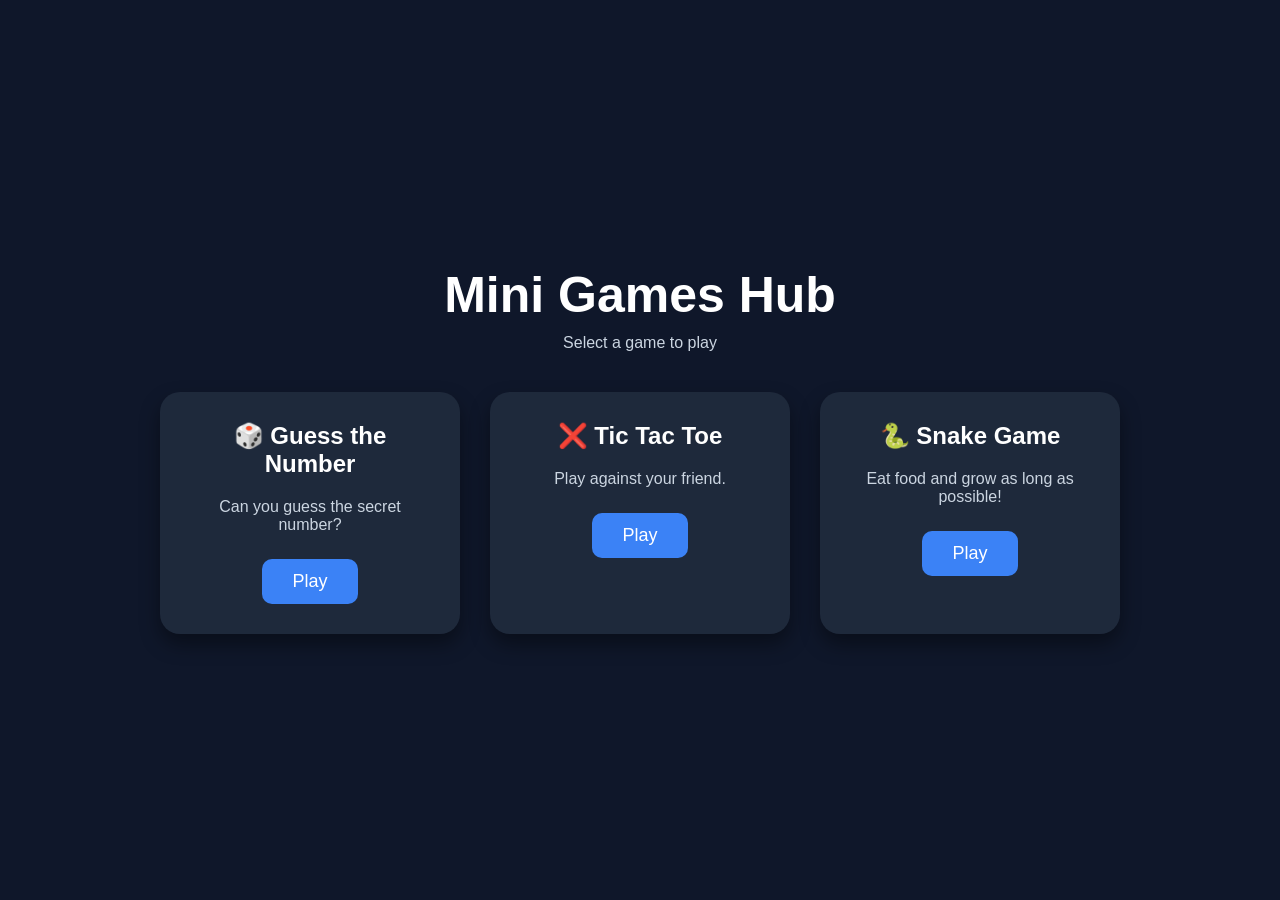
<file: index.html>
<!DOCTYPE html>
<html lang="en">
<head>
    <meta charset="UTF-8">
    <meta name="viewport" content="width=device-width, initial-scale=1.0">
    <title>Mini Games Hub</title>
    <link rel="stylesheet" href="style.css">
</head>
<body>

<div class="container">
    <h1> Mini Games Hub</h1>
    <p>Select a game to play</p>

    <div class="games">

        <div class="card">
            <h2>🎲 Guess the Number</h2>
            <p>Can you guess the secret number?</p>
            <a href="guess.html">
                <button>Play</button>
            </a>
        </div>

        <div class="card">
            <h2>❌ Tic Tac Toe</h2>
            <p>Play against your friend.</p>
            <a href="tictactoe.html">
                <button>Play</button>
            </a>
        </div>

        <div class="card">
            <h2>🐍 Snake Game</h2>
            <p>Eat food and grow as long as possible!</p>
            <a href="snake.html">
                <button>Play</button>
            </a>
        </div>

    </div>
</div>

<script src="script.js"></script>

</body>
</html>
</file>
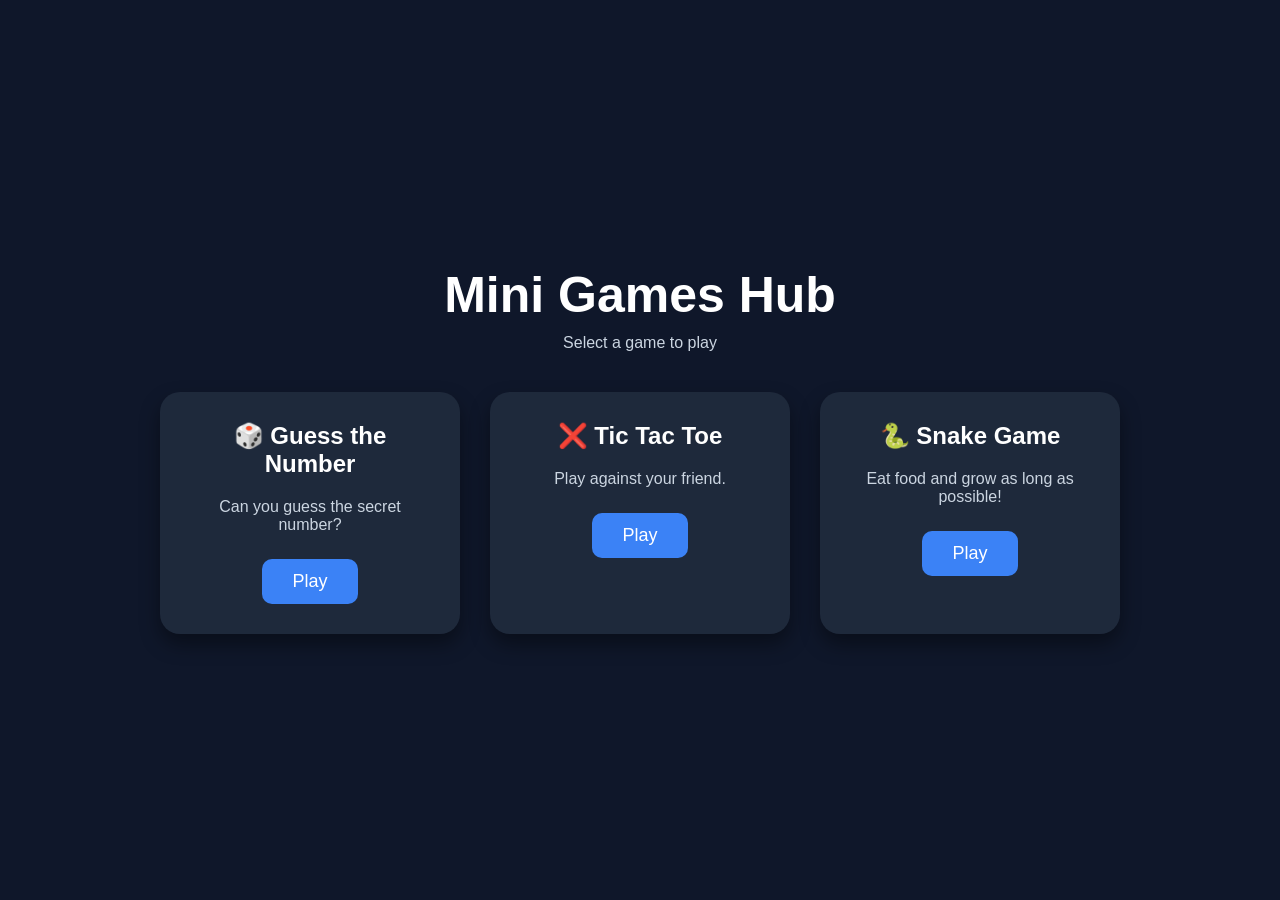
<file: Minigame/index.html>
<!DOCTYPE html>
<html lang="en">
<head>
    <meta charset="UTF-8">
    <meta name="viewport" content="width=device-width, initial-scale=1.0">
    <title>Mini Games Hub</title>
    <link rel="stylesheet" href="style.css">
</head>
<body>

<div class="container">
    <h1> Mini Games Hub</h1>
    <p>Select a game to play</p>

    <div class="games">

        <div class="card">
            <h2>🎲 Guess the Number</h2>
            <p>Can you guess the secret number?</p>
            <a href="guess.html">
                <button>Play</button>
            </a>
        </div>

        <div class="card">
            <h2>❌ Tic Tac Toe</h2>
            <p>Play against your friend.</p>
            <a href="tictactoe.html">
                <button>Play</button>
            </a>
        </div>

        <div class="card">
            <h2>🐍 Snake Game</h2>
            <p>Eat food and grow as long as possible!</p>
            <a href="snake.html">
                <button>Play</button>
            </a>
        </div>

    </div>
</div>

<script src="script.js"></script>

</body>
</html>
</file>
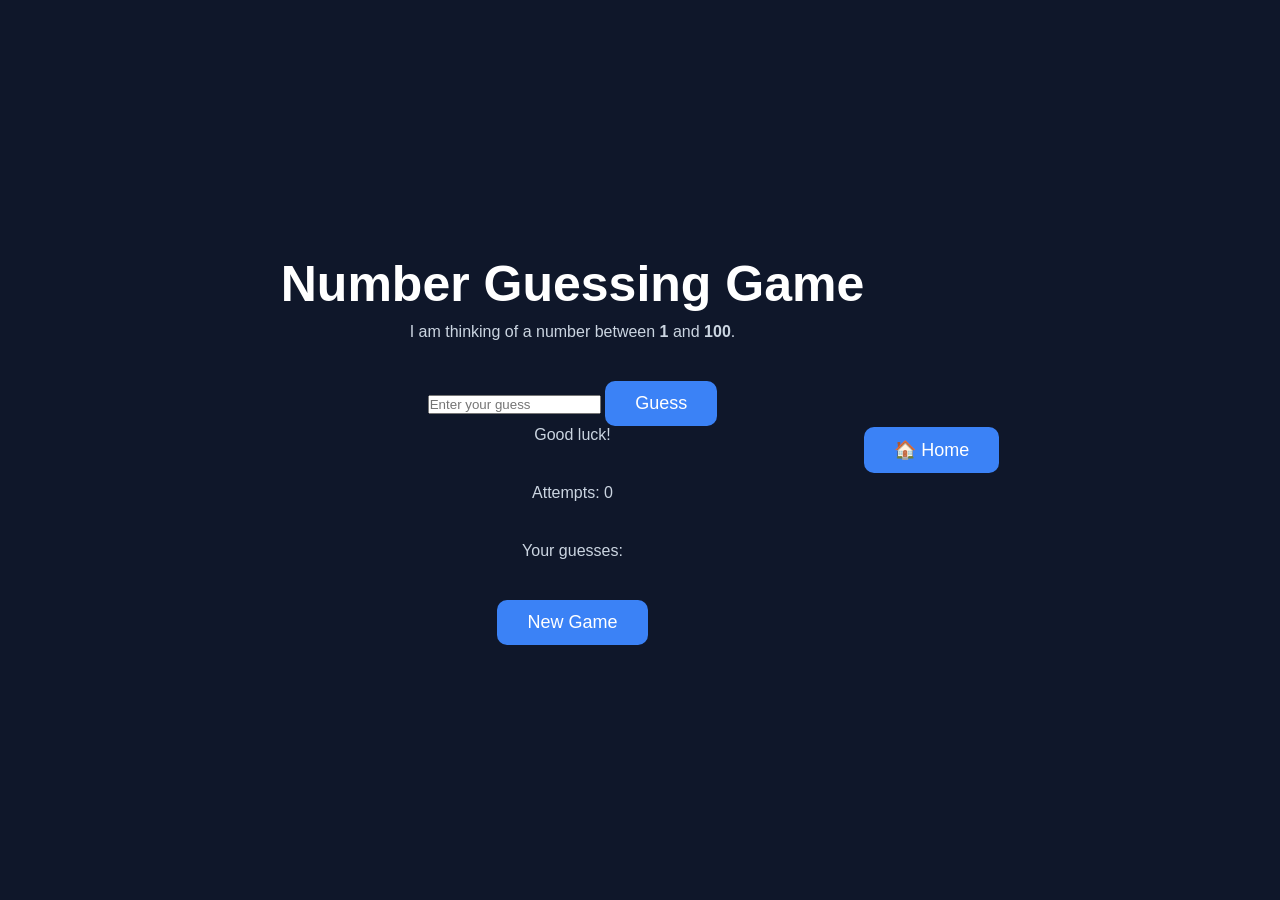
<file: guess.html>
<!DOCTYPE html>
<html lang="en">
<head>
    <meta charset="UTF-8">
    <meta name="viewport" content="width=device-width, initial-scale=1.0">
    <title>Number Guessing Game</title>
    <link rel="stylesheet" href="style.css">
</head>

<body>

<div class="container">

    <h1> Number Guessing Game</h1>

    <p>I am thinking of a number between <b>1</b> and <b>100</b>.</p>

    <input type="number" id="guessInput" placeholder="Enter your guess">

    <button onclick="checkGuess()">Guess</button>

    <p id="message">Good luck!</p>

    <p>Attempts: <span id="attempts">0</span></p>

    <!-- Added this to show all guesses -->
    <p id="guesses">Your guesses: </p>

    <button onclick="restartGame()">New Game</button>

</div>
<div class="buttons">
        
        <a href="index.html">
            <button>🏠 Home</button>
        </a>
    </div>
</div>

<script src="guess.js"></script>

</body>
</html>
</file>
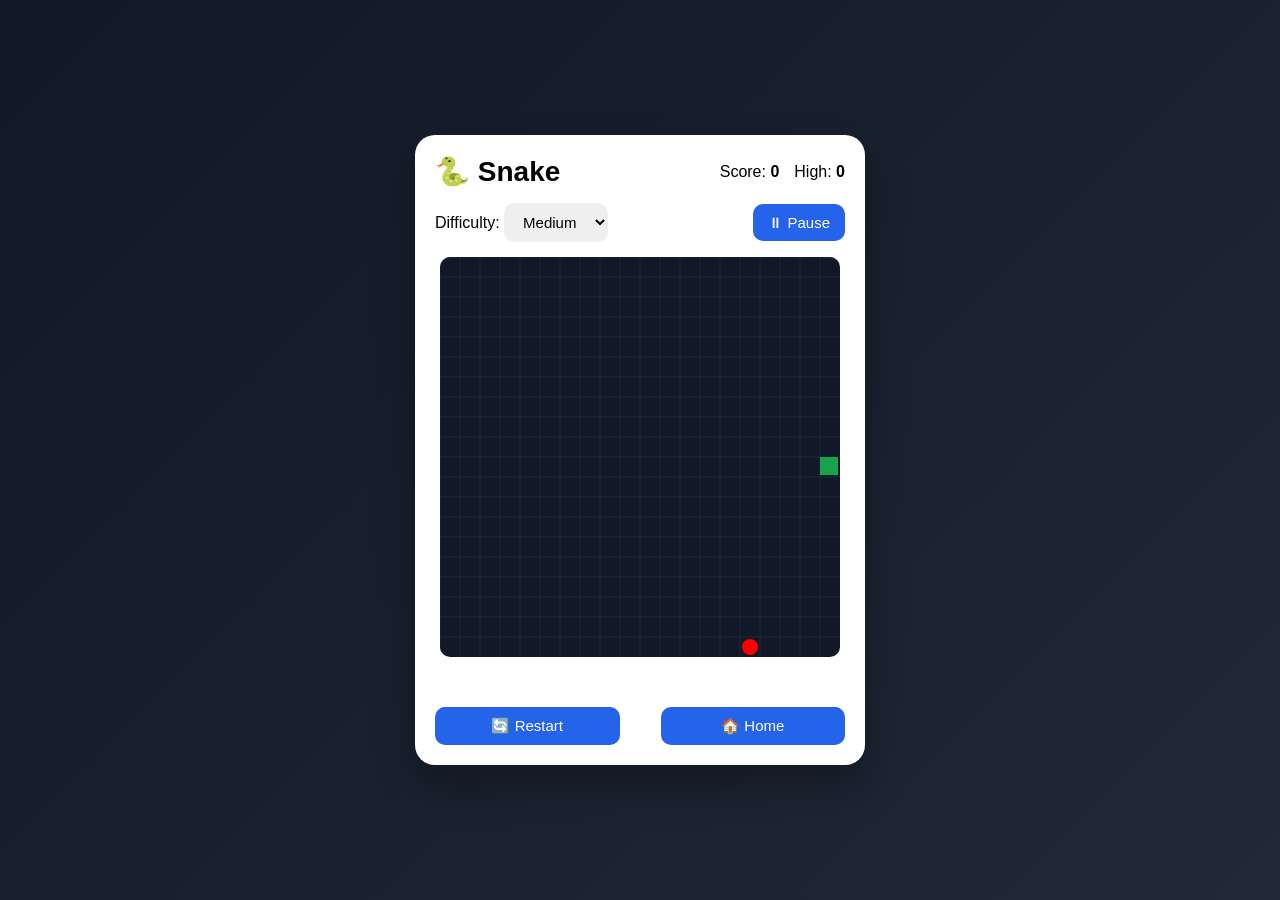
<file: snake.html>
<!DOCTYPE html>
<html lang="en">

<head>
    <meta charset="UTF-8">
    <meta name="viewport" content="width=device-width, initial-scale=1.0">

    <title>Snake Game</title>

    <link rel="stylesheet" href="snake.css">
</head>


<body>

<div class="mobile-controls">
    <button id="upBtn">⬆️</button>

    <div>
        <button id="leftBtn">⬅️</button>
        <button id="downBtn">⬇️</button>
        <button id="rightBtn">➡️</button>
    </div>
</div>

<div class="game-container">


    <header>

        <h1>🐍 Snake</h1>

        <div class="stats">

            <span>
                Score:
                <b id="score">0</b>
            </span>


            <span>
                High:
                <b id="highScore">0</b>
            </span>

        </div>

    </header>



    <div class="controls">


        <label>
            Difficulty:

            <select id="difficulty">

                <option value="easy">
                    Easy
                </option>


                <option value="medium" selected>
                    Medium
                </option>


                <option value="hard">
                    Hard
                </option>


            </select>


        </label>


        <button id="pauseBtn">
            ⏸ Pause
        </button>


    </div>
    



    <canvas id="gameCanvas"
        width="400"
        height="400">
    </canvas>



    <div id="message">

    </div>



    <footer>


        <button id="restartBtn">
            🔄 Restart
        </button>


        <button id="homeBtn">
            🏠 Home
        </button>


    </footer>



</div>



<script src="snake.js"></script>

</body>

</html>
</file>
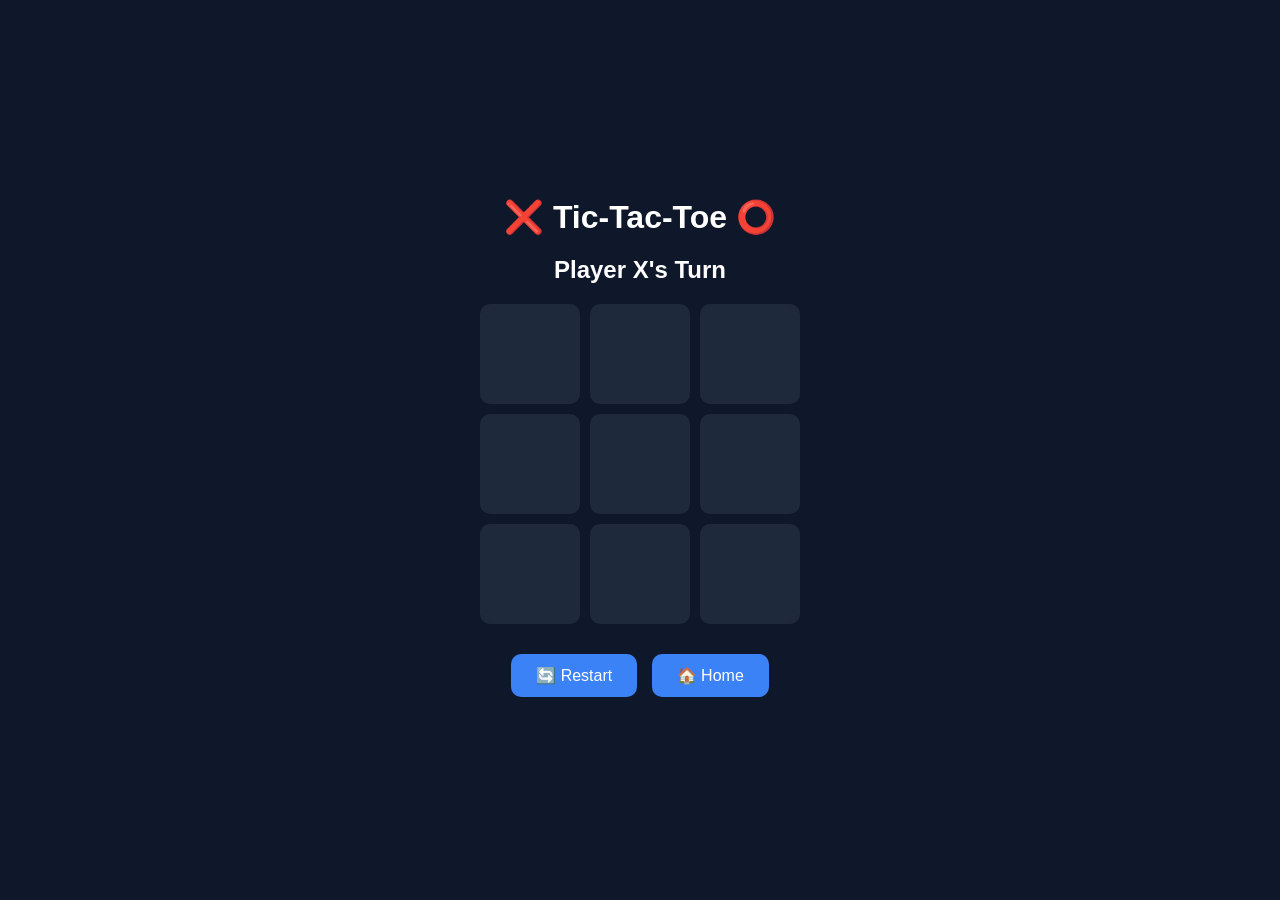
<file: tictactoe.html>
<!DOCTYPE html>
<html lang="en">
<head>
    <meta charset="UTF-8">
    <meta name="viewport" content="width=device-width, initial-scale=1.0">
    <title>Tic-Tac-Toe</title>
    <link rel="stylesheet" href="tictactoe.css">
</head>
<body>

<div class="container">
    <h1>❌ Tic-Tac-Toe ⭕</h1>

    <h2 id="status">Player X's Turn</h2>

    <div class="board">
        <button class="cell" data-index="0"></button>
        <button class="cell" data-index="1"></button>
        <button class="cell" data-index="2"></button>
        <button class="cell" data-index="3"></button>
        <button class="cell" data-index="4"></button>
        <button class="cell" data-index="5"></button>
        <button class="cell" data-index="6"></button>
        <button class="cell" data-index="7"></button>
        <button class="cell" data-index="8"></button>
    </div>

    <div class="buttons">
        <button onclick="restartGame()">🔄 Restart</button>
        <a href="index.html">
            <button>🏠 Home</button>
        </a>
    </div>
</div>

<script src="tictactoe.js"></script>

</body>
</html>
</file>
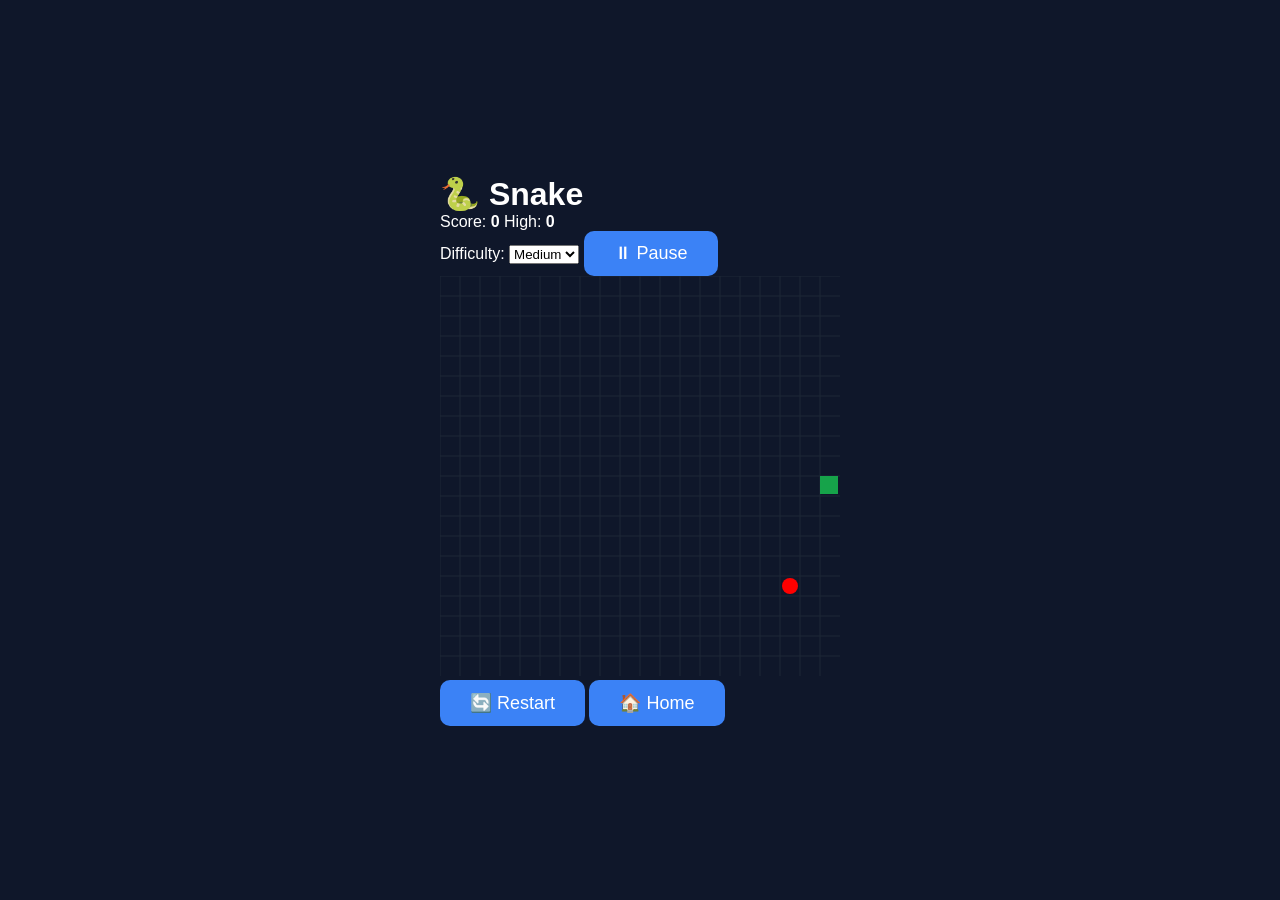
<file: Minigame/snake.html>
<!DOCTYPE html>
<html lang="en">

<head>
    <meta charset="UTF-8">
    <meta name="viewport" content="width=device-width, initial-scale=1.0">

    <title>Snake Game</title>

    <link rel="stylesheet" href="style.css">
</head>


<body>


<div class="game-container">


    <header>

        <h1>🐍 Snake</h1>

        <div class="stats">

            <span>
                Score:
                <b id="score">0</b>
            </span>


            <span>
                High:
                <b id="highScore">0</b>
            </span>

        </div>

    </header>



    <div class="controls">


        <label>
            Difficulty:

            <select id="difficulty">

                <option value="easy">
                    Easy
                </option>


                <option value="medium" selected>
                    Medium
                </option>


                <option value="hard">
                    Hard
                </option>


            </select>


        </label>


        <button id="pauseBtn">
            ⏸ Pause
        </button>


    </div>



    <canvas id="gameCanvas"
        width="400"
        height="400">
    </canvas>



    <div id="message">

    </div>



    <footer>


        <button id="restartBtn">
            🔄 Restart
        </button>


        <button id="homeBtn">
            🏠 Home
        </button>


    </footer>



</div>



<script src="snake.js"></script>

</body>

</html>
</file>
<file: style.css>
*{
    margin:0;
    padding:0;
    box-sizing:border-box;
    font-family:Arial, Helvetica, sans-serif;
}

body{
    background:#0f172a;
    display:flex;
    justify-content:center;
    align-items:center;
    height:100vh;
    color:white;
}

.container{
    text-align:center;
}

.container h1{
    font-size:50px;
    margin-bottom:10px;
}

.container p{
    margin-bottom:40px;
    color:#cbd5e1;
}

.games{
    display:flex;
    gap:30px;
    justify-content:center;
    flex-wrap:wrap;
}

.card{
    background:#1e293b;
    width:300px;
    padding:30px;
    border-radius:20px;
    box-shadow:0 10px 20px rgba(0,0,0,.4);
    transition:.3s;
}

.card:hover{
    transform:translateY(-8px);
}

.card h2{
    margin-bottom:20px;
}

.card p{
    margin-bottom:25px;
}

button{
    background:#3b82f6;
    color:white;
    border:none;
    padding:12px 30px;
    font-size:18px;
    border-radius:10px;
    cursor:pointer;
    transition:.3s;
}

button:hover{
    background:#2563eb;
}
</file>
<file: Minigame/style.css>
*{
    margin:0;
    padding:0;
    box-sizing:border-box;
    font-family:Arial, Helvetica, sans-serif;
}

body{
    background:#0f172a;
    display:flex;
    justify-content:center;
    align-items:center;
    height:100vh;
    color:white;
}

.container{
    text-align:center;
}

.container h1{
    font-size:50px;
    margin-bottom:10px;
}

.container p{
    margin-bottom:40px;
    color:#cbd5e1;
}

.games{
    display:flex;
    gap:30px;
    justify-content:center;
    flex-wrap:wrap;
}

.card{
    background:#1e293b;
    width:300px;
    padding:30px;
    border-radius:20px;
    box-shadow:0 10px 20px rgba(0,0,0,.4);
    transition:.3s;
}

.card:hover{
    transform:translateY(-8px);
}

.card h2{
    margin-bottom:20px;
}

.card p{
    margin-bottom:25px;
}

button{
    background:#3b82f6;
    color:white;
    border:none;
    padding:12px 30px;
    font-size:18px;
    border-radius:10px;
    cursor:pointer;
    transition:.3s;
}

button:hover{
    background:#2563eb;
}
</file>
<file: snake.css>
*{
    box-sizing:border-box;
    font-family:Arial, Helvetica, sans-serif;
}



body{

    margin:0;

    height:100vh;

    display:flex;

    justify-content:center;

    align-items:center;

    background:
    linear-gradient(135deg,#111827,#1f2937);

}



.game-container{

    width:450px;

    background:#ffffff;

    border-radius:20px;

    padding:20px;

    box-shadow:
    0 20px 40px rgba(0,0,0,.3);

}



header{

    display:flex;

    justify-content:space-between;

    align-items:center;

}


h1{

    margin:0;

    font-size:28px;

}



.stats{

    display:flex;

    gap:15px;

}




.controls{

    margin:15px 0;

    display:flex;

    justify-content:space-between;

    align-items:center;

}



select,
button{

    padding:10px 15px;

    border-radius:10px;

    border:none;

    cursor:pointer;

    font-size:15px;

}



button{

    background:#2563eb;

    color:white;

}



button:hover{

    opacity:.8;

}



canvas{

    display:block;

    margin:auto;

    background:#111827;

    border-radius:10px;

}



#message{

    text-align:center;

    height:30px;

    margin:10px;

    font-weight:bold;

    color:red;

}



footer{

    display:flex;

    justify-content:space-between;

}



footer button{

    width:45%;

}
.mobile-controls{
    margin-top:20px;
    display:flex;
    flex-direction:column;
    align-items:center;
    gap:10px;
}

.mobile-controls div{
    display:flex;
    gap:10px;
}

.mobile-controls button{
    width:70px;
    height:70px;
    font-size:30px;
    border:none;
    border-radius:15px;
    background:#333;
    color:white;
}

.mobile-controls button:active{
    background:#555;
}

/* Hide on desktop */
@media (min-width:768px){
    .mobile-controls{
        display:none;
    }
}
#gameCanvas {
    touch-action: none;
}
</file>
<file: tictactoe.css>
*{
    margin:0;
    padding:0;
    box-sizing:border-box;
    font-family:Arial, Helvetica, sans-serif;
}

body{
    background:#0f172a;
    display:flex;
    justify-content:center;
    align-items:center;
    height:100vh;
    color:white;
}

.container{
    text-align:center;
}

h1{
    margin-bottom:20px;
}

#status{
    margin-bottom:20px;
}

.board{
    display:grid;
    grid-template-columns:repeat(3,100px);
    gap:10px;
    justify-content:center;
}

.cell{
    width:100px;
    height:100px;
    font-size:40px;
    font-weight:bold;
    background:#1e293b;
    color:white;
    border:none;
    border-radius:10px;
    cursor:pointer;
}

.cell:hover{
    background:#334155;
}

.buttons{
    margin-top:25px;
}

.buttons button{
    padding:12px 25px;
    margin:5px;
    background:#3b82f6;
    color:white;
    border:none;
    border-radius:10px;
    cursor:pointer;
    font-size:16px;
}

.buttons button:hover{
    background:#2563eb;
}
</file>
